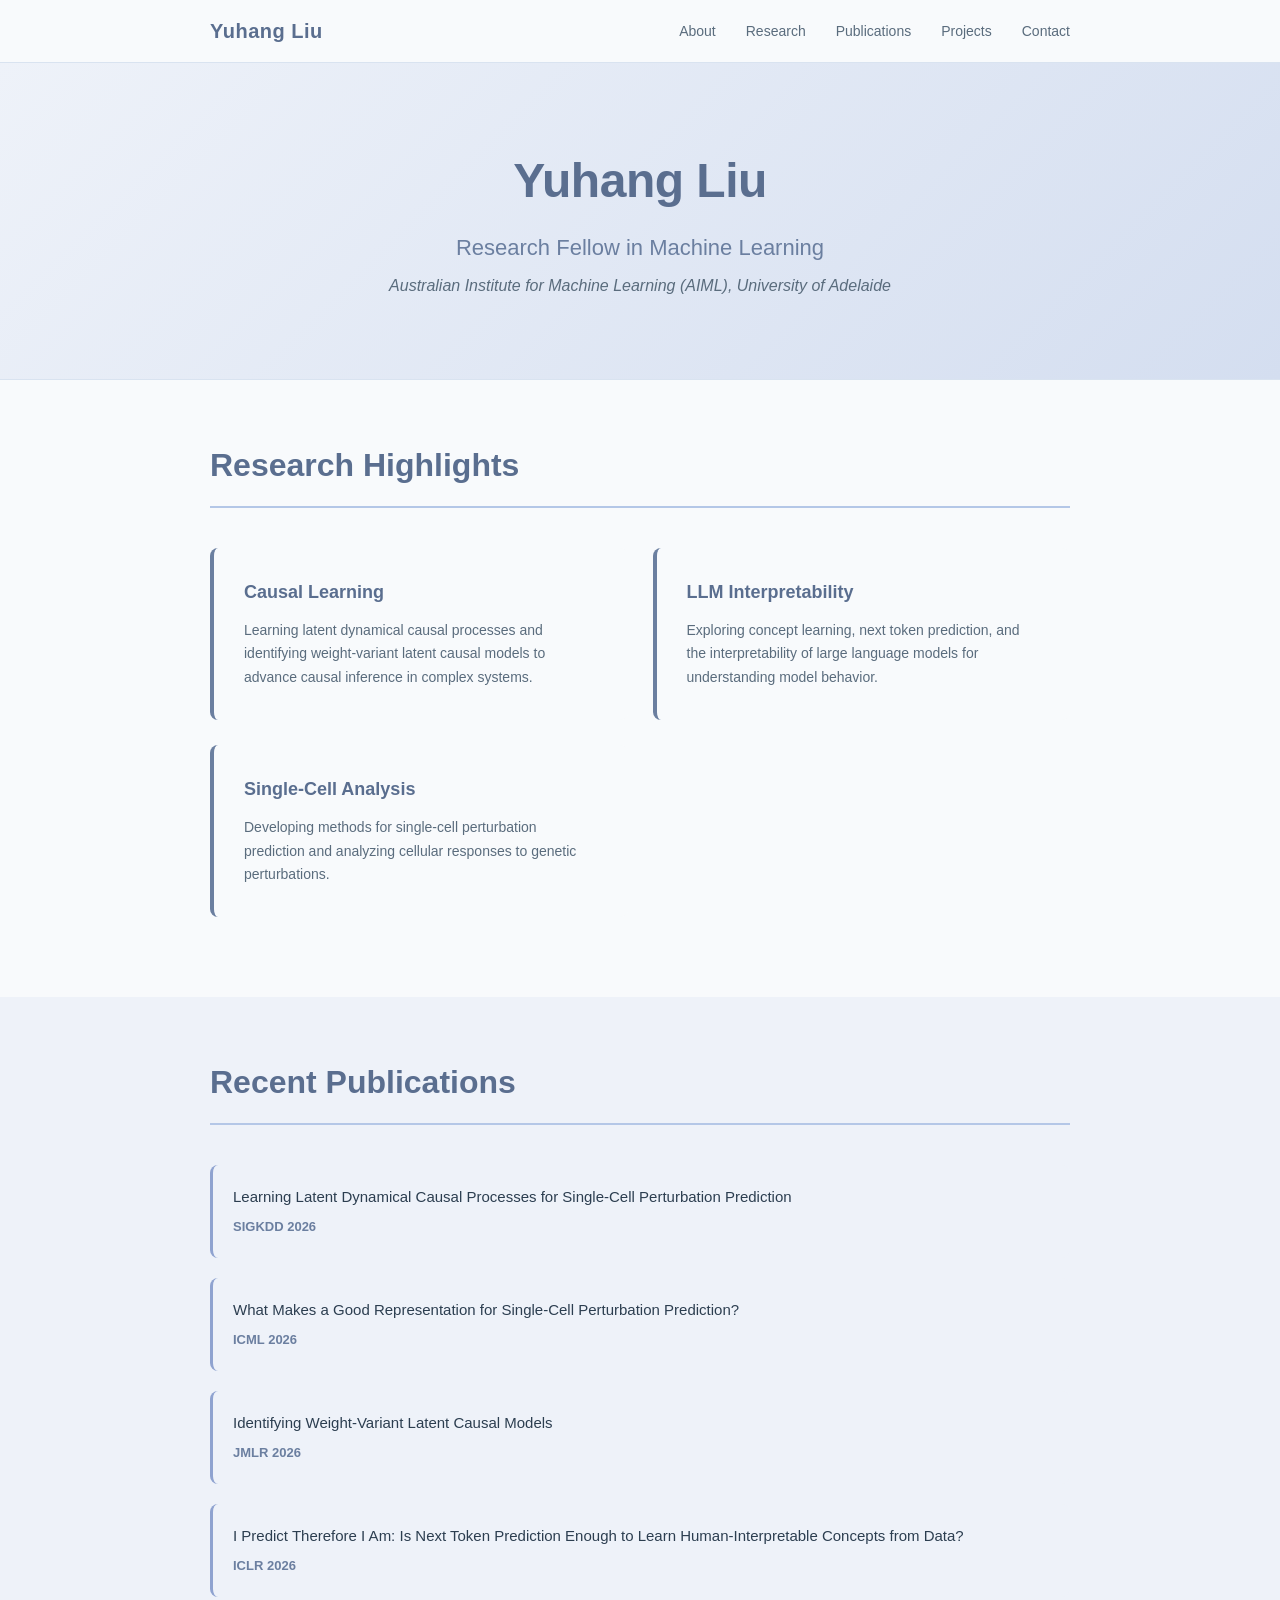
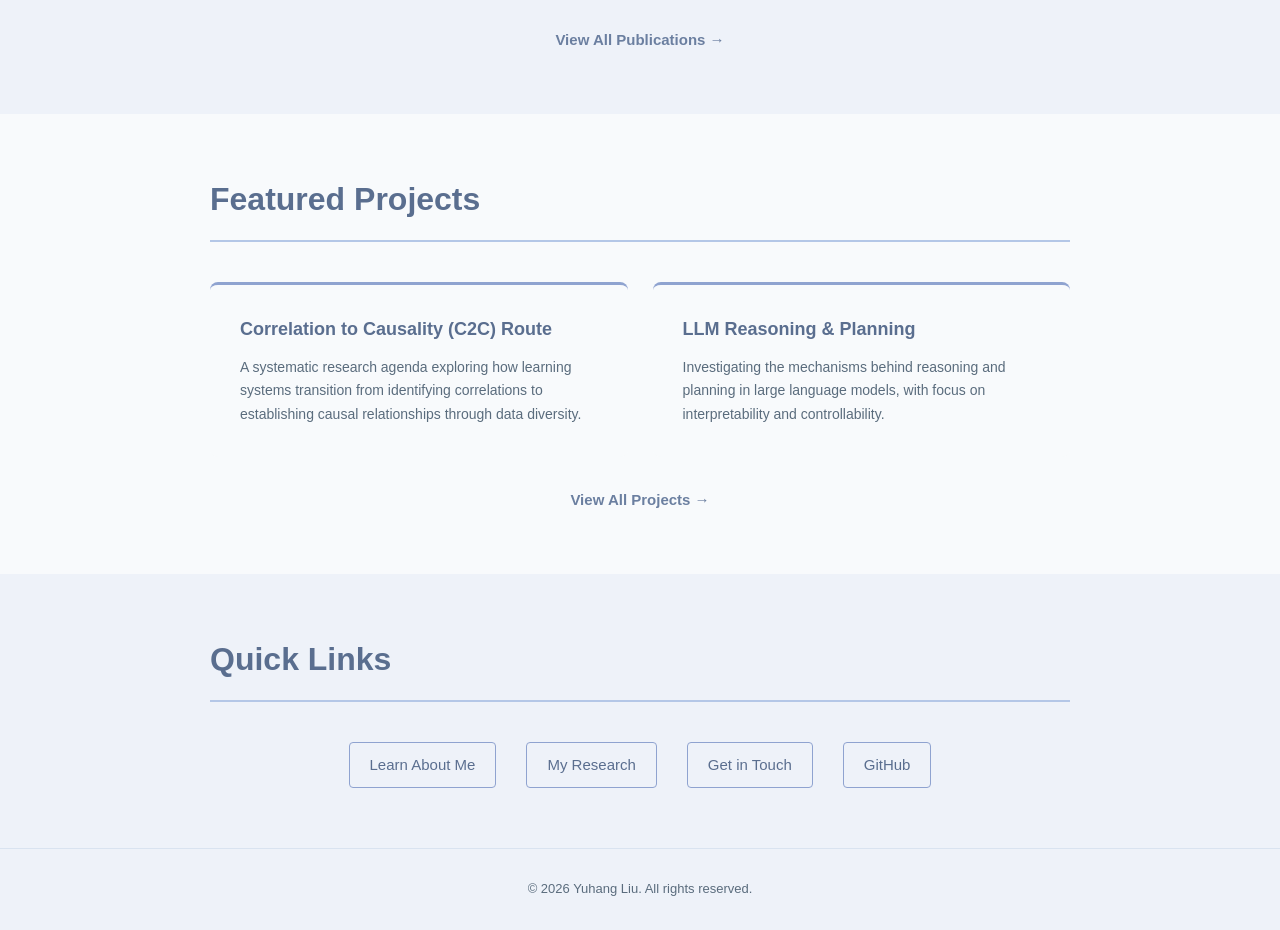
<file: index.html>
<!DOCTYPE html>
<html lang="zh-CN">
<head>
    <meta charset="UTF-8">
    <meta name="viewport" content="width=device-width, initial-scale=1.0">
    <meta name="description" content="Yuhang Liu - Research Fellow in Machine Learning">
    <title>Yuhang Liu - Personal Homepage</title>
    <link rel="stylesheet" href="styles.css">
</head>
<body>
    <nav class="navbar">
        <div class="container">
            <div class="nav-brand">Yuhang Liu</div>
            <ul class="nav-menu">
                <li><a href="about.html">About</a></li>
                <li><a href="research.html">Research</a></li>
                <li><a href="publications.html">Publications</a></li>
                <li><a href="projects.html">Projects</a></li>
                <li><a href="contact.html">Contact</a></li>
            </ul>
        </div>
    </nav>

    <header class="hero">
        <div class="container">
            <div class="hero-content">
                <h1>Yuhang Liu</h1>
                <p class="subtitle">Research Fellow in Machine Learning</p>
                <p class="affiliation">Australian Institute for Machine Learning (AIML), University of Adelaide</p>
            </div>
        </div>
    </header>

    <main>
        <!-- Research Highlights -->
        <section class="section">
            <div class="container">
                <h2>Research Highlights</h2>
                <div class="highlights-grid">
                    <div class="highlight-card">
                        <h3>Causal Learning</h3>
                        <p>Learning latent dynamical causal processes and identifying weight-variant latent causal models to advance causal inference in complex systems.</p>
                    </div>
                    <div class="highlight-card">
                        <h3>LLM Interpretability</h3>
                        <p>Exploring concept learning, next token prediction, and the interpretability of large language models for understanding model behavior.</p>
                    </div>
                    <div class="highlight-card">
                        <h3>Single-Cell Analysis</h3>
                        <p>Developing methods for single-cell perturbation prediction and analyzing cellular responses to genetic perturbations.</p>
                    </div>
                </div>
            </div>
        </section>

        <!-- Recent Publications -->
        <section class="section section-alt">
            <div class="container">
                <h2>Recent Publications</h2>
                <div class="publications-list">
                    <div class="publication-item">
                        <p class="pub-title">Learning Latent Dynamical Causal Processes for Single-Cell Perturbation Prediction</p>
                        <p class="pub-meta"><strong>SIGKDD 2026</strong></p>
                    </div>
                    <div class="publication-item">
                        <p class="pub-title">What Makes a Good Representation for Single-Cell Perturbation Prediction?</p>
                        <p class="pub-meta"><strong>ICML 2026</strong></p>
                    </div>
                    <div class="publication-item">
                        <p class="pub-title">Identifying Weight-Variant Latent Causal Models</p>
                        <p class="pub-meta"><strong>JMLR 2026</strong></p>
                    </div>
                    <div class="publication-item">
                        <p class="pub-title">I Predict Therefore I Am: Is Next Token Prediction Enough to Learn Human-Interpretable Concepts from Data?</p>
                        <p class="pub-meta"><strong>ICLR 2026</strong></p>
                    </div>
                </div>
                <div class="view-more">
                    <a href="publications.html" class="btn-link">View All Publications →</a>
                </div>
            </div>
        </section>

        <!-- Projects Section -->
        <section class="section">
            <div class="container">
                <h2>Featured Projects</h2>
                <div class="projects-list">
                    <div class="project-card">
                        <h3>Correlation to Causality (C2C) Route</h3>
                        <p>A systematic research agenda exploring how learning systems transition from identifying correlations to establishing causal relationships through data diversity.</p>
                    </div>
                    <div class="project-card">
                        <h3>LLM Reasoning & Planning</h3>
                        <p>Investigating the mechanisms behind reasoning and planning in large language models, with focus on interpretability and controllability.</p>
                    </div>
                </div>
                <div class="view-more">
                    <a href="projects.html" class="btn-link">View All Projects →</a>
                </div>
            </div>
        </section>

        <!-- Quick Links -->
        <section class="section section-alt">
            <div class="container">
                <h2>Quick Links</h2>
                <div class="contact-content">
                    <div class="contact-links">
                        <a href="about.html" class="contact-link">Learn About Me</a>
                        <a href="research.html" class="contact-link">My Research</a>
                        <a href="contact.html" class="contact-link">Get in Touch</a>
                        <a href="https://github.com/yuhangliu01" class="contact-link" target="_blank">GitHub</a>
                    </div>
                </div>
            </div>
        </section>
    </main>

    <footer class="footer">
        <div class="container">
            <p>&copy; 2026 Yuhang Liu. All rights reserved.</p>
        </div>
    </footer>
</body>
</html>
</file>
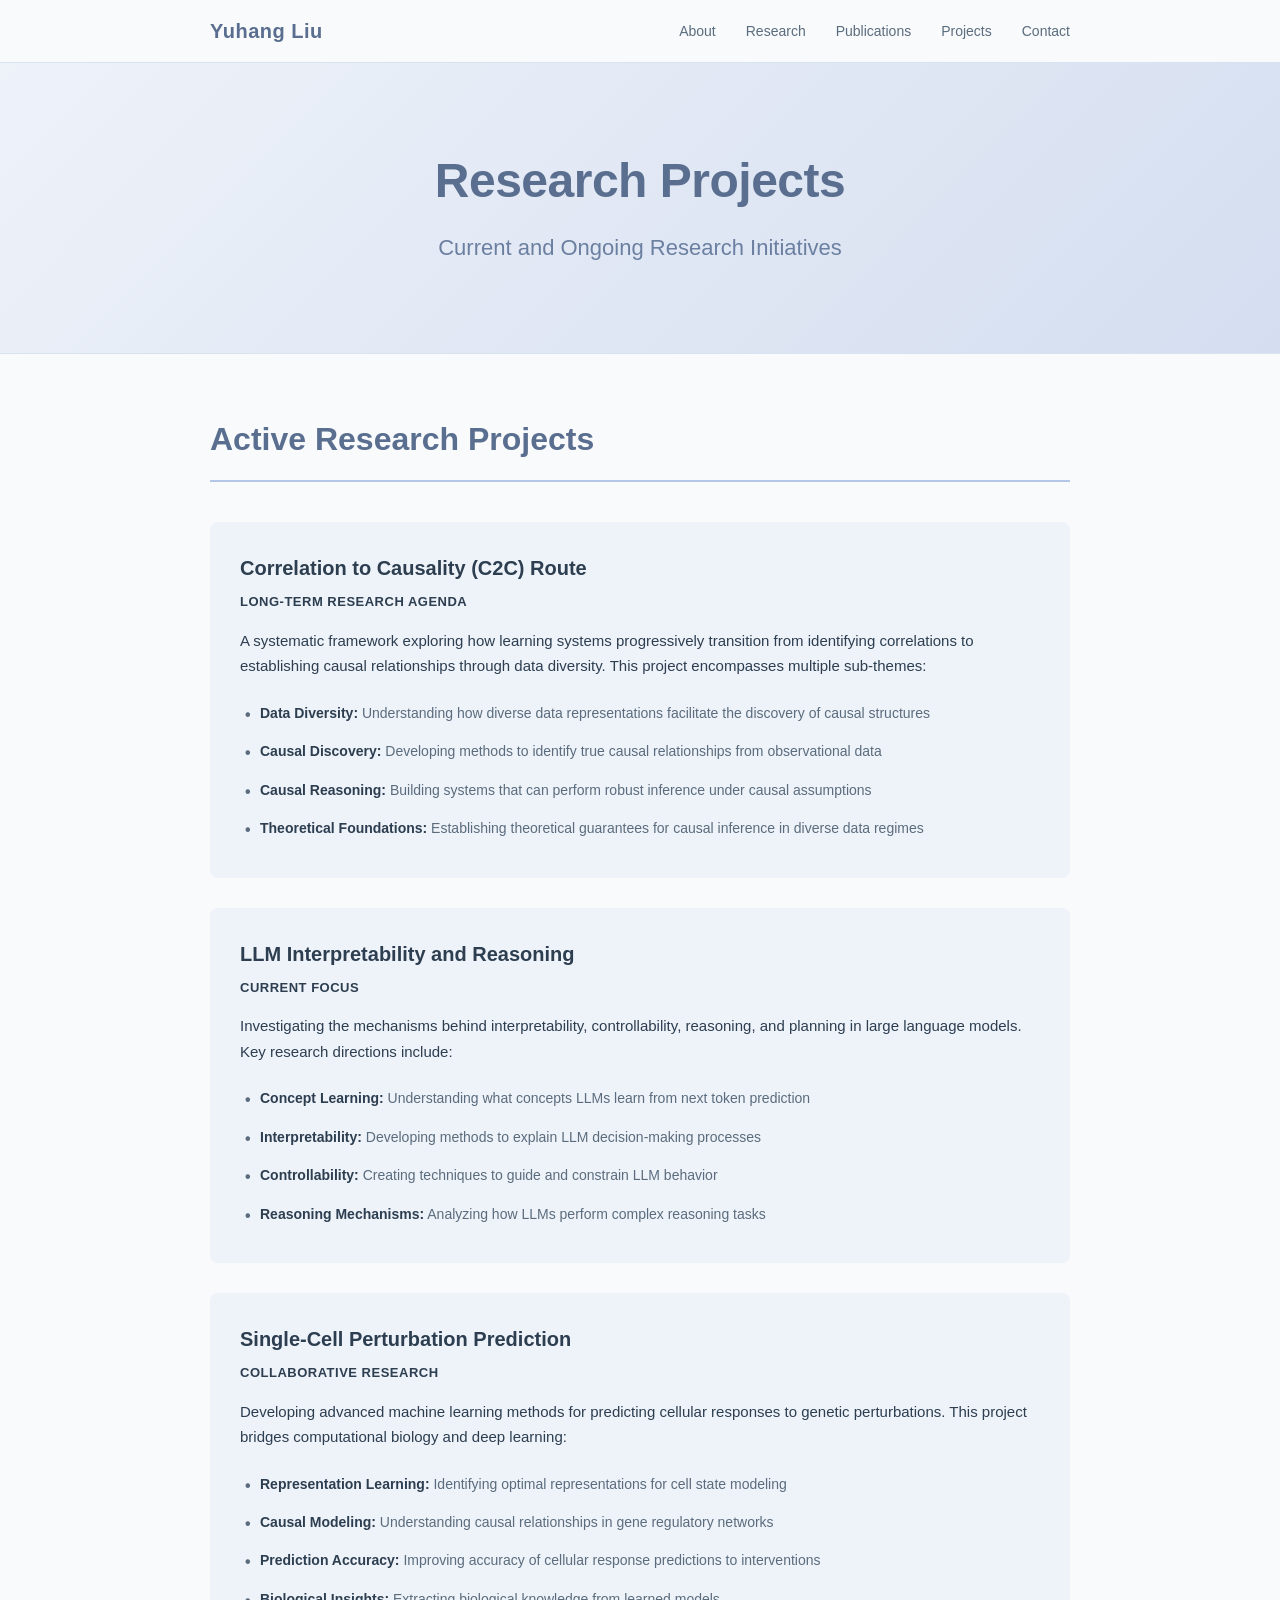
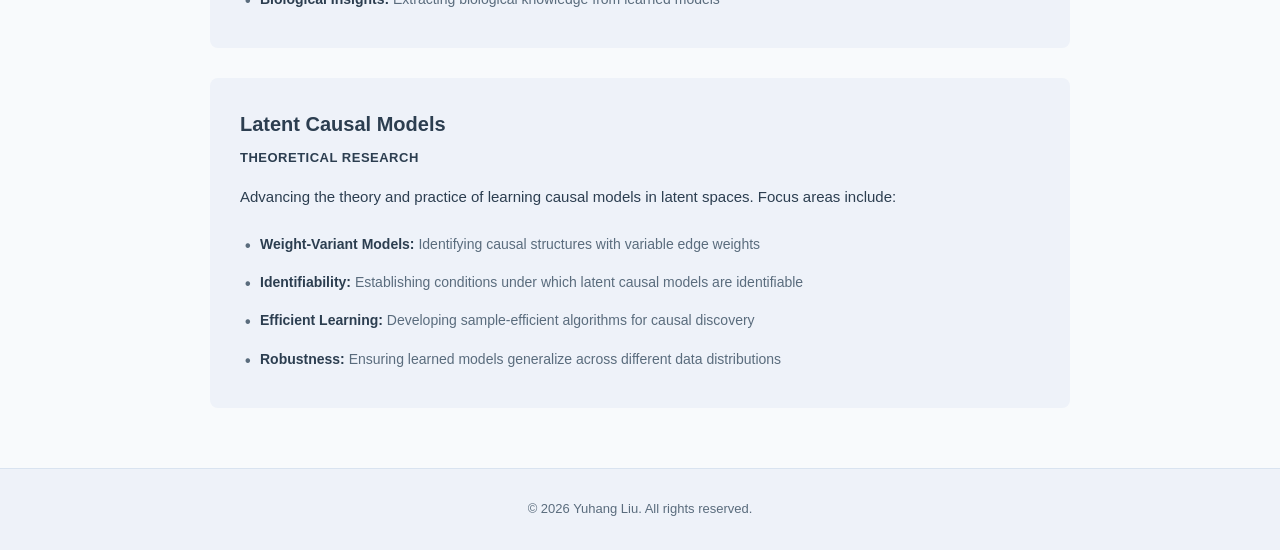
<file: projects.html>
<!DOCTYPE html>
<html lang="zh-CN">
<head>
    <meta charset="UTF-8">
    <meta name="viewport" content="width=device-width, initial-scale=1.0">
    <meta name="description" content="Yuhang Liu - Projects">
    <title>Projects - Yuhang Liu</title>
    <link rel="stylesheet" href="styles.css">
</head>
<body>
    <nav class="navbar">
        <div class="container">
            <div class="nav-brand">Yuhang Liu</div>
            <ul class="nav-menu">
                <li><a href="index.html#about">About</a></li>
                <li><a href="index.html#research">Research</a></li>
                <li><a href="index.html#publications">Publications</a></li>
                <li><a href="#projects">Projects</a></li>
                <li><a href="index.html#contact">Contact</a></li>
            </ul>
        </div>
    </nav>

    <header class="hero">
        <div class="container">
            <div class="hero-content">
                <h1>Research Projects</h1>
                <p class="subtitle">Current and Ongoing Research Initiatives</p>
            </div>
        </div>
    </header>

    <main>
        <section id="projects" class="section">
            <div class="container">
                <h2>Active Research Projects</h2>
                
                <div class="projects-detail">
                    <div class="project-detail-card">
                        <h3>Correlation to Causality (C2C) Route</h3>
                        <div class="project-meta">Long-term Research Agenda</div>
                        <p>A systematic framework exploring how learning systems progressively transition from identifying correlations to establishing causal relationships through data diversity. This project encompasses multiple sub-themes:</p>
                        <ul class="project-details-list">
                            <li><strong>Data Diversity:</strong> Understanding how diverse data representations facilitate the discovery of causal structures</li>
                            <li><strong>Causal Discovery:</strong> Developing methods to identify true causal relationships from observational data</li>
                            <li><strong>Causal Reasoning:</strong> Building systems that can perform robust inference under causal assumptions</li>
                            <li><strong>Theoretical Foundations:</strong> Establishing theoretical guarantees for causal inference in diverse data regimes</li>
                        </ul>
                    </div>

                    <div class="project-detail-card">
                        <h3>LLM Interpretability and Reasoning</h3>
                        <div class="project-meta">Current Focus</div>
                        <p>Investigating the mechanisms behind interpretability, controllability, reasoning, and planning in large language models. Key research directions include:</p>
                        <ul class="project-details-list">
                            <li><strong>Concept Learning:</strong> Understanding what concepts LLMs learn from next token prediction</li>
                            <li><strong>Interpretability:</strong> Developing methods to explain LLM decision-making processes</li>
                            <li><strong>Controllability:</strong> Creating techniques to guide and constrain LLM behavior</li>
                            <li><strong>Reasoning Mechanisms:</strong> Analyzing how LLMs perform complex reasoning tasks</li>
                        </ul>
                    </div>

                    <div class="project-detail-card">
                        <h3>Single-Cell Perturbation Prediction</h3>
                        <div class="project-meta">Collaborative Research</div>
                        <p>Developing advanced machine learning methods for predicting cellular responses to genetic perturbations. This project bridges computational biology and deep learning:</p>
                        <ul class="project-details-list">
                            <li><strong>Representation Learning:</strong> Identifying optimal representations for cell state modeling</li>
                            <li><strong>Causal Modeling:</strong> Understanding causal relationships in gene regulatory networks</li>
                            <li><strong>Prediction Accuracy:</strong> Improving accuracy of cellular response predictions to interventions</li>
                            <li><strong>Biological Insights:</strong> Extracting biological knowledge from learned models</li>
                        </ul>
                    </div>

                    <div class="project-detail-card">
                        <h3>Latent Causal Models</h3>
                        <div class="project-meta">Theoretical Research</div>
                        <p>Advancing the theory and practice of learning causal models in latent spaces. Focus areas include:</p>
                        <ul class="project-details-list">
                            <li><strong>Weight-Variant Models:</strong> Identifying causal structures with variable edge weights</li>
                            <li><strong>Identifiability:</strong> Establishing conditions under which latent causal models are identifiable</li>
                            <li><strong>Efficient Learning:</strong> Developing sample-efficient algorithms for causal discovery</li>
                            <li><strong>Robustness:</strong> Ensuring learned models generalize across different data distributions</li>
                        </ul>
                    </div>
                </div>
            </div>
        </section>
    </main>

    <footer class="footer">
        <div class="container">
            <p>&copy; 2026 Yuhang Liu. All rights reserved.</p>
        </div>
    </footer>

    <style>
        .projects-detail {
            display: grid;
            grid-template-columns: 1fr;
            gap: 30px;
        }

        .project-detail-card {
            background: var(--bg-secondary);
            padding: 30px;
            border-radius: 8px;
            border-left: 4px solid var(--morandi-sage);
            transition: var(--transition);
        }

        .project-detail-card:hover {
            box-shadow: 0 8px 16px rgba(0, 0, 0, 0.08);
            border-left-color: var(--morandi-terracotta);
        }

        .project-detail-card h3 {
            font-size: 20px;
            font-weight: 600;
            color: var(--morandi-taupe);
            margin-bottom: 8px;
        }

        .project-meta {
            font-size: 13px;
            color: var(--morandi-terracotta);
            font-weight: 600;
            margin-bottom: 15px;
            text-transform: uppercase;
            letter-spacing: 0.5px;
        }

        .project-detail-card p {
            font-size: 15px;
            color: var(--text-primary);
            line-height: 1.7;
            margin-bottom: 15px;
        }

        .project-details-list {
            list-style: none;
            margin-left: 0;
        }

        .project-details-list li {
            padding: 8px 0;
            padding-left: 20px;
            position: relative;
            font-size: 14px;
            color: var(--text-secondary);
            line-height: 1.6;
        }

        .project-details-list li:before {
            content: "•";
            position: absolute;
            left: 5px;
            color: var(--morandi-terracotta);
            font-weight: bold;
            font-size: 16px;
        }

        .project-details-list strong {
            color: var(--text-primary);
        }

        @media (max-width: 768px) {
            .project-detail-card {
                padding: 20px;
            }

            .project-detail-card h3 {
                font-size: 18px;
            }
        }
    </style>
</body>
</html>
</file>
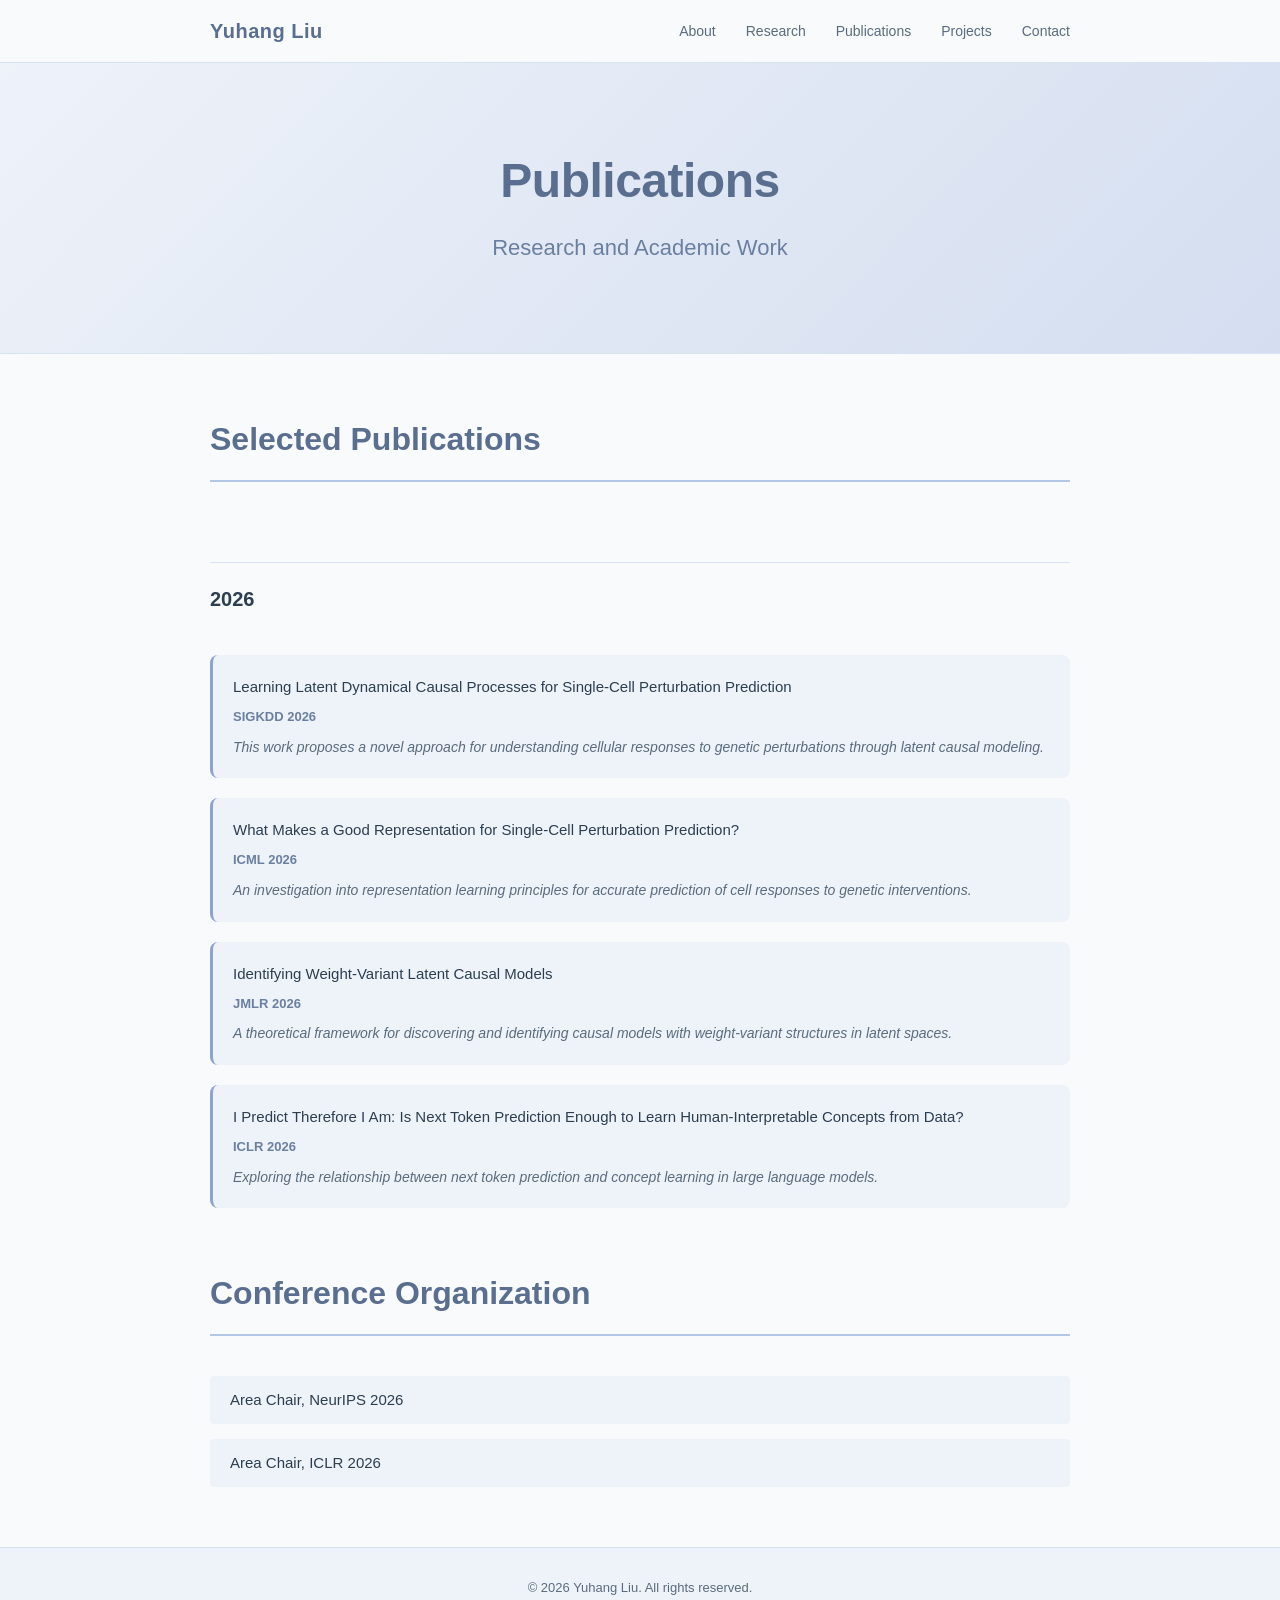
<file: publications.html>
<!DOCTYPE html>
<html lang="zh-CN">
<head>
    <meta charset="UTF-8">
    <meta name="viewport" content="width=device-width, initial-scale=1.0">
    <meta name="description" content="Yuhang Liu - Publications">
    <title>Publications - Yuhang Liu</title>
    <link rel="stylesheet" href="styles.css">
</head>
<body>
    <nav class="navbar">
        <div class="container">
            <div class="nav-brand">Yuhang Liu</div>
            <ul class="nav-menu">
                <li><a href="index.html#about">About</a></li>
                <li><a href="index.html#research">Research</a></li>
                <li><a href="#publications">Publications</a></li>
                <li><a href="index.html#projects">Projects</a></li>
                <li><a href="index.html#contact">Contact</a></li>
            </ul>
        </div>
    </nav>

    <header class="hero">
        <div class="container">
            <div class="hero-content">
                <h1>Publications</h1>
                <p class="subtitle">Research and Academic Work</p>
            </div>
        </div>
    </header>

    <main>
        <section id="publications" class="section">
            <div class="container">
                <h2>Selected Publications</h2>
                
                <div class="publications-list">
                    <h3 class="year-header">2026</h3>
                    
                    <div class="publication-item">
                        <p class="pub-title">Learning Latent Dynamical Causal Processes for Single-Cell Perturbation Prediction</p>
                        <p class="pub-meta"><strong>SIGKDD 2026</strong></p>
                        <p class="pub-description">This work proposes a novel approach for understanding cellular responses to genetic perturbations through latent causal modeling.</p>
                    </div>

                    <div class="publication-item">
                        <p class="pub-title">What Makes a Good Representation for Single-Cell Perturbation Prediction?</p>
                        <p class="pub-meta"><strong>ICML 2026</strong></p>
                        <p class="pub-description">An investigation into representation learning principles for accurate prediction of cell responses to genetic interventions.</p>
                    </div>

                    <div class="publication-item">
                        <p class="pub-title">Identifying Weight-Variant Latent Causal Models</p>
                        <p class="pub-meta"><strong>JMLR 2026</strong></p>
                        <p class="pub-description">A theoretical framework for discovering and identifying causal models with weight-variant structures in latent spaces.</p>
                    </div>

                    <div class="publication-item">
                        <p class="pub-title">I Predict Therefore I Am: Is Next Token Prediction Enough to Learn Human-Interpretable Concepts from Data?</p>
                        <p class="pub-meta"><strong>ICLR 2026</strong></p>
                        <p class="pub-description">Exploring the relationship between next token prediction and concept learning in large language models.</p>
                    </div>
                </div>

                <div class="conference-roles">
                    <h2>Conference Organization</h2>
                    <ul class="role-list">
                        <li>Area Chair, NeurIPS 2026</li>
                        <li>Area Chair, ICLR 2026</li>
                    </ul>
                </div>
            </div>
        </section>
    </main>

    <footer class="footer">
        <div class="container">
            <p>&copy; 2026 Yuhang Liu. All rights reserved.</p>
        </div>
    </footer>

    <style>
        .year-header {
            font-size: 20px;
            font-weight: 600;
            color: var(--morandi-taupe);
            margin-top: 40px;
            margin-bottom: 20px;
            padding-top: 20px;
            border-top: 1px solid var(--border-color);
        }

        .pub-description {
            font-size: 14px;
            color: var(--text-secondary);
            margin-top: 8px;
            font-style: italic;
            line-height: 1.6;
        }

        .conference-roles {
            margin-top: 60px;
        }

        .role-list {
            list-style: none;
            display: flex;
            flex-direction: column;
            gap: 15px;
            margin-top: 20px;
        }

        .role-list li {
            padding: 12px 20px;
            background: var(--bg-secondary);
            border-left: 3px solid var(--morandi-sage);
            border-radius: 4px;
            color: var(--text-primary);
            font-size: 15px;
        }
    </style>
</body>
</html>
</file>
<file: styles.css>
/* Morandi Blue Color Palette */
:root {
    /* Cool Blue Morandi Palette */
    --morandi-light-blue: #B4C7E7;
    --morandi-soft-blue: #8FA3D0;
    --morandi-muted-blue: #6B7FA0;
    --morandi-steel-blue: #5A6E8F;
    --morandi-slate-blue: #4A5A7F;
    --morandi-dusty-gray: #9BA5B5;
    --morandi-pale-blue: #D4DEF0;
    --morandi-deep-blue: #3F4D6B;
    
    /* Text & Background */
    --text-primary: #2C3E50;
    --text-secondary: #5A6C7D;
    --bg-primary: #F8FAFC;
    --bg-secondary: #EEF2F9;
    --border-color: #D9E3F0;
    
    /* Transitions */
    --transition: all 0.3s ease;
}

* {
    margin: 0;
    padding: 0;
    box-sizing: border-box;
}

html {
    scroll-behavior: smooth;
}

body {
    font-family: -apple-system, BlinkMacSystemFont, 'Segoe UI', 'Helvetica Neue', sans-serif;
    line-height: 1.6;
    color: var(--text-primary);
    background-color: var(--bg-primary);
}

.container {
    max-width: 900px;
    margin: 0 auto;
    padding: 0 20px;
}

/* Navigation */
.navbar {
    background-color: var(--bg-primary);
    border-bottom: 1px solid var(--border-color);
    position: sticky;
    top: 0;
    z-index: 100;
}

.navbar .container {
    display: flex;
    justify-content: space-between;
    align-items: center;
    padding: 15px 20px;
}

.nav-brand {
    font-size: 20px;
    font-weight: 600;
    color: var(--morandi-steel-blue);
    letter-spacing: 0.5px;
}

.nav-menu {
    display: flex;
    list-style: none;
    gap: 30px;
}

.nav-menu a {
    text-decoration: none;
    color: var(--text-secondary);
    font-size: 14px;
    font-weight: 500;
    transition: var(--transition);
    border-bottom: 2px solid transparent;
}

.nav-menu a:hover {
    color: var(--morandi-muted-blue);
    border-bottom-color: var(--morandi-muted-blue);
}

/* Hero Section */
.hero {
    background: linear-gradient(135deg, var(--bg-secondary) 0%, var(--morandi-pale-blue) 100%);
    padding: 80px 20px;
    border-bottom: 1px solid var(--border-color);
}

.hero-content {
    text-align: center;
}

.hero h1 {
    font-size: 48px;
    font-weight: 700;
    color: var(--morandi-steel-blue);
    margin-bottom: 10px;
    letter-spacing: -0.5px;
}

.hero .subtitle {
    font-size: 22px;
    color: var(--morandi-muted-blue);
    margin-bottom: 8px;
    font-weight: 500;
}

.hero .affiliation {
    font-size: 16px;
    color: var(--text-secondary);
    font-style: italic;
}

/* Main Content */
main {
    min-height: calc(100vh - 200px);
}

/* Sections */
.section {
    padding: 60px 20px;
}

.section-alt {
    background-color: var(--bg-secondary);
}

.section h2 {
    font-size: 32px;
    font-weight: 600;
    color: var(--morandi-steel-blue);
    margin-bottom: 40px;
    padding-bottom: 15px;
    border-bottom: 2px solid var(--morandi-light-blue);
}

/* About Section */
.about-content {
    display: grid;
    grid-template-columns: 1fr;
    gap: 30px;
}

.about-text p {
    font-size: 16px;
    line-height: 1.8;
    color: var(--text-primary);
    margin-bottom: 20px;
}

.about-text strong {
    color: var(--morandi-muted-blue);
}

.research-interests {
    list-style: none;
    margin-top: 20px;
    margin-left: 20px;
}

.research-interests li {
    padding: 8px 0;
    padding-left: 25px;
    position: relative;
    color: var(--text-primary);
}

.research-interests li:before {
    content: "›";
    position: absolute;
    left: 0;
    color: var(--morandi-soft-blue);
    font-weight: bold;
    font-size: 18px;
}

/* Highlights Grid */
.highlights-grid {
    display: grid;
    grid-template-columns: repeat(auto-fit, minmax(280px, 1fr));
    gap: 25px;
    margin-bottom: 20px;
}

.highlight-card {
    background: var(--bg-primary);
    padding: 30px;
    border-radius: 8px;
    border-left: 4px solid var(--morandi-muted-blue);
    transition: var(--transition);
}

.highlight-card:hover {
    box-shadow: 0 8px 16px rgba(90, 110, 143, 0.1);
    border-left-color: var(--morandi-steel-blue);
    background: var(--morandi-pale-blue);
}

.highlight-card h3 {
    font-size: 18px;
    color: var(--morandi-steel-blue);
    margin-bottom: 12px;
    font-weight: 600;
}

.highlight-card p {
    font-size: 14px;
    color: var(--text-secondary);
    line-height: 1.7;
}

/* Publications */
.publications-list {
    display: flex;
    flex-direction: column;
    gap: 20px;
    margin-bottom: 30px;
}

.publication-item {
    background: var(--bg-secondary);
    padding: 20px;
    border-radius: 8px;
    border-left: 3px solid var(--morandi-soft-blue);
    transition: var(--transition);
}

.publication-item:hover {
    background: var(--morandi-pale-blue);
    border-left-color: var(--morandi-muted-blue);
}

.pub-title {
    font-size: 15px;
    font-weight: 500;
    color: var(--text-primary);
    line-height: 1.6;
    margin-bottom: 8px;
}

.pub-meta {
    font-size: 13px;
    color: var(--morandi-muted-blue);
    font-weight: 600;
}

/* Projects */
.projects-list {
    display: grid;
    grid-template-columns: repeat(auto-fit, minmax(300px, 1fr));
    gap: 25px;
    margin-bottom: 30px;
}

.project-card {
    background: var(--bg-primary);
    padding: 30px;
    border-radius: 8px;
    border-top: 3px solid var(--morandi-soft-blue);
    transition: var(--transition);
}

.project-card:hover {
    box-shadow: 0 8px 16px rgba(90, 110, 143, 0.1);
    border-top-color: var(--morandi-steel-blue);
    background: var(--morandi-pale-blue);
}

.project-card h3 {
    font-size: 18px;
    color: var(--morandi-steel-blue);
    margin-bottom: 12px;
    font-weight: 600;
}

.project-card p {
    font-size: 14px;
    color: var(--text-secondary);
    line-height: 1.7;
}

/* View More Link */
.view-more {
    text-align: center;
    margin-top: 20px;
}

.btn-link {
    display: inline-block;
    text-decoration: none;
    color: var(--morandi-muted-blue);
    font-weight: 600;
    font-size: 15px;
    transition: var(--transition);
    border-bottom: 2px solid transparent;
}

.btn-link:hover {
    color: var(--morandi-steel-blue);
    border-bottom-color: var(--morandi-muted-blue);
}

/* Contact Section */
.contact-content {
    text-align: center;
}

.contact-content p {
    font-size: 16px;
    color: var(--text-primary);
    margin-bottom: 30px;
}

.contact-links {
    display: flex;
    justify-content: center;
    gap: 30px;
    flex-wrap: wrap;
}

.contact-link {
    display: inline-block;
    text-decoration: none;
    color: var(--morandi-steel-blue);
    font-weight: 500;
    font-size: 15px;
    padding: 10px 20px;
    border: 1px solid var(--morandi-soft-blue);
    border-radius: 4px;
    transition: var(--transition);
}

.contact-link:hover {
    background-color: var(--morandi-light-blue);
    color: var(--text-primary);
    border-color: var(--morandi-muted-blue);
}

/* Footer */
.footer {
    background-color: var(--bg-secondary);
    border-top: 1px solid var(--border-color);
    padding: 30px 20px;
    text-align: center;
}

.footer p {
    font-size: 13px;
    color: var(--text-secondary);
}

/* Responsive Design */
@media (max-width: 768px) {
    .hero h1 {
        font-size: 36px;
    }
    
    .hero .subtitle {
        font-size: 18px;
    }
    
    .nav-menu {
        gap: 20px;
        font-size: 13px;
    }
    
    .section h2 {
        font-size: 26px;
    }
    
    .highlights-grid,
    .projects-list {
        grid-template-columns: 1fr;
    }
    
    .contact-links {
        gap: 15px;
    }
}

@media (max-width: 480px) {
    .hero {
        padding: 50px 20px;
    }
    
    .hero h1 {
        font-size: 28px;
    }
    
    .nav-menu {
        gap: 15px;
        font-size: 12px;
    }
    
    .navbar .container {
        flex-direction: column;
        gap: 15px;
    }
    
    .section {
        padding: 40px 20px;
    }
    
    .highlight-card,
    .project-card {
        padding: 20px;
    }
}
</file>
